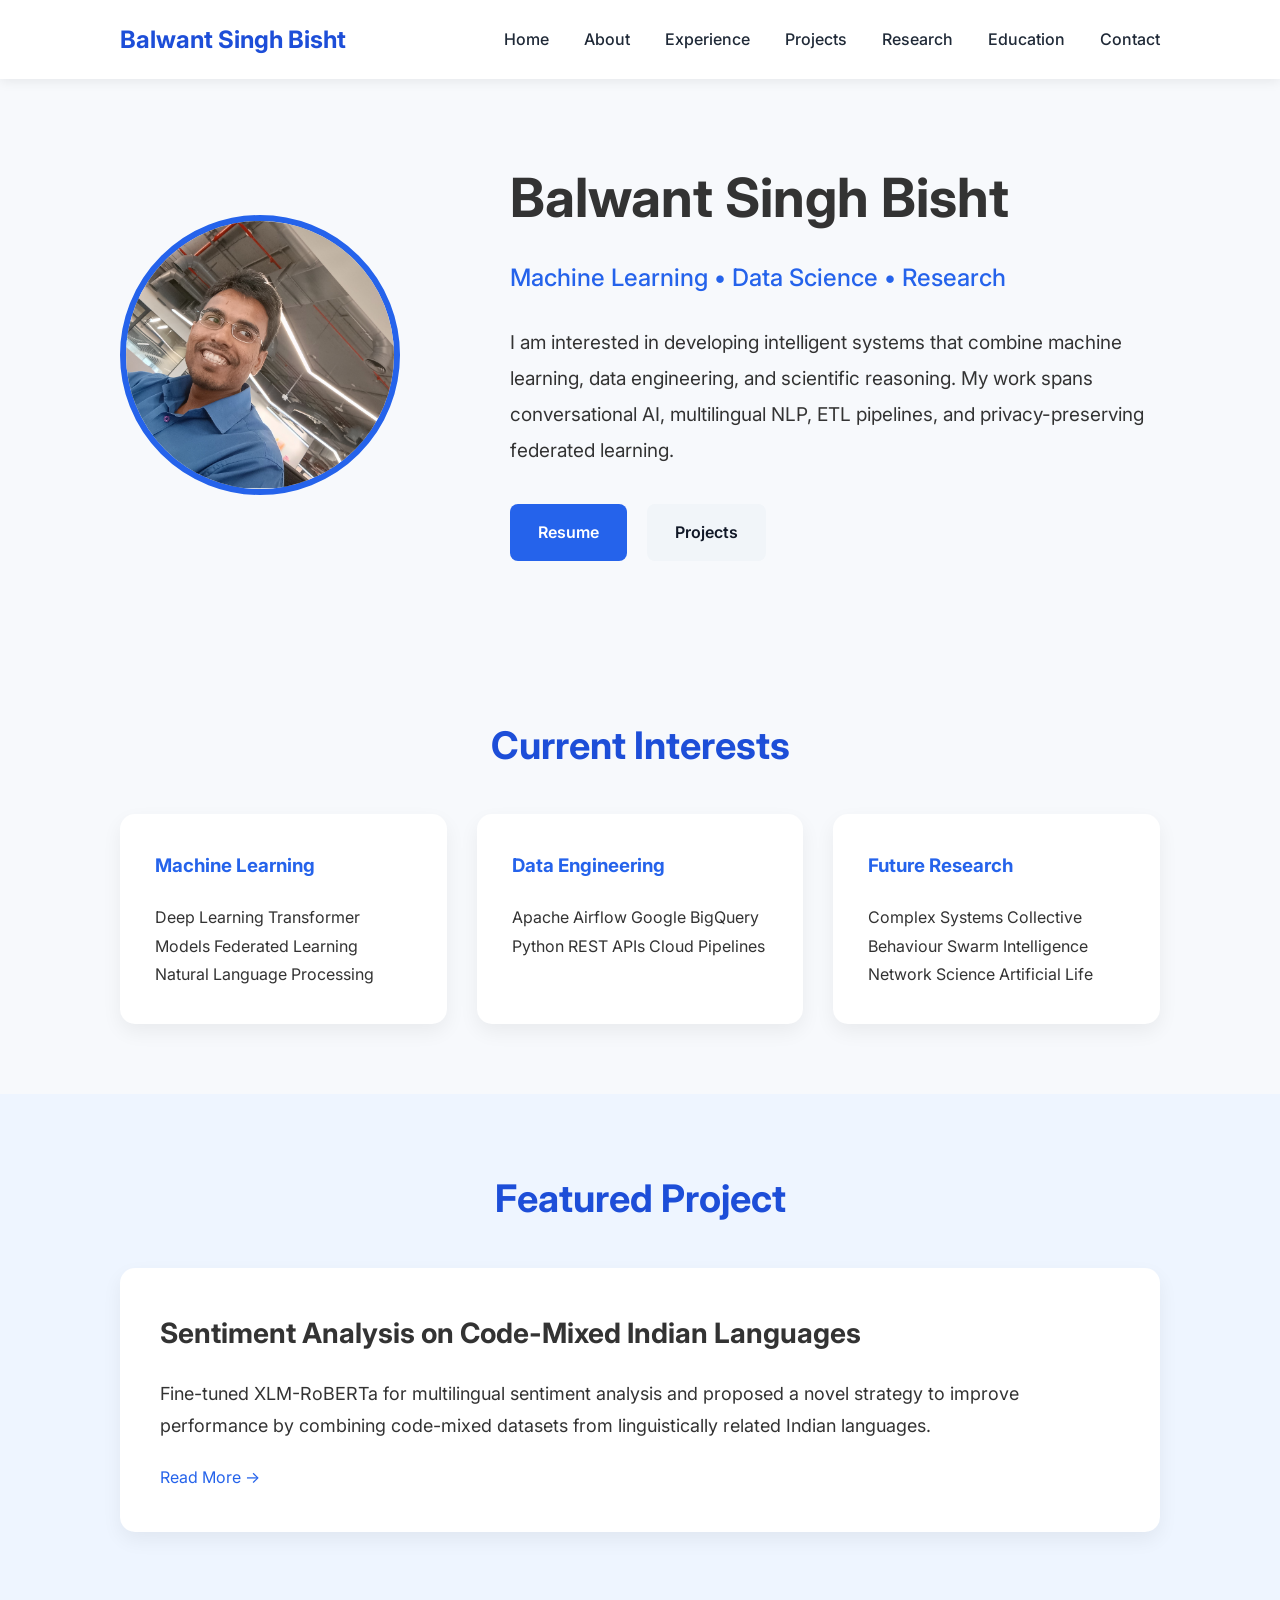
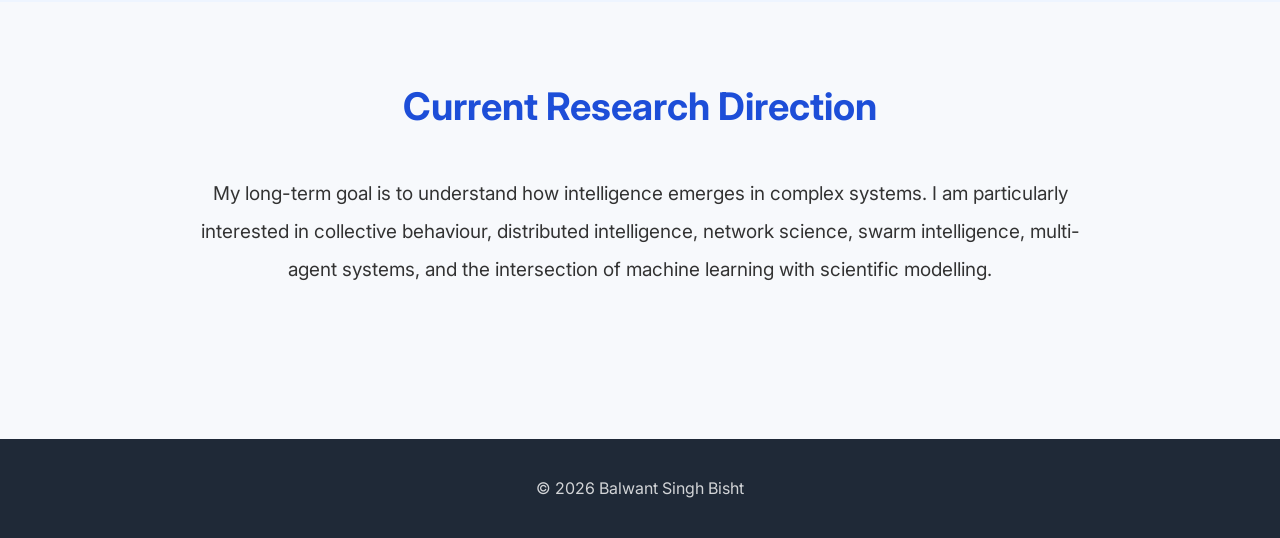
<file: index.html>
<!DOCTYPE html>

<html lang="en">

<head>

<meta charset="UTF-8">

<meta name="viewport"
content="width=device-width, initial-scale=1.0">

<title>
Balwant Singh Bisht
</title>

<link rel="stylesheet" href="css/base.css">
<link rel="stylesheet" href="css/layout.css">
<link rel="stylesheet" href="css/navbar.css">
<link rel="stylesheet" href="css/home.css">
<link rel="stylesheet" href="css/footer.css">

</head>

<body>

<nav>

<div class="nav-container">

<div class="logo">

Balwant Singh Bisht

</div>

<ul>

<li><a href="index.html">Home</a></li>

<li><a href="about.html">About</a></li>

<li><a href="experience.html">Experience</a></li>

<li><a href="projects.html">Projects</a></li>

<li><a href="research.html">Research</a></li>

<li><a href="education.html">Education</a></li>

<li><a href="contact.html">Contact</a></li>

</ul>

</div>

</nav>

<header class="hero container">

<div class="hero-image">

<img src="images/profile.jpg">

</div>

<div class="hero-text">

<h1>

Balwant Singh Bisht

</h1>

<h2>

Machine Learning • Data Science • Research

</h2>

<p>

I am interested in developing intelligent systems that combine machine
learning, data engineering, and scientific reasoning. My work spans
conversational AI, multilingual NLP, ETL pipelines, and
privacy-preserving federated learning.

</p>

<div class="hero-buttons">

<a href="assets/resume.pdf">

Resume

</a>

<a href="projects.html">

Projects

</a>

</div>

</div>

</header>

<section class="section">

<div class="container">

<h2 class="section-title">

Current Interests

</h2>

<div class="interest-grid">

<div class="interest-card">

<h3>

Machine Learning

</h3>

<p>

Deep Learning

Transformer Models

Federated Learning

Natural Language Processing

</p>

</div>

<div class="interest-card">

<h3>

Data Engineering

</h3>

<p>

Apache Airflow

Google BigQuery

Python

REST APIs

Cloud Pipelines

</p>

</div>

<div class="interest-card">

<h3>

Future Research

</h3>

<p>

Complex Systems

Collective Behaviour

Swarm Intelligence

Network Science

Artificial Life

</p>

</div>

</div>

</div>

</section>

<section class="section light">

<div class="container">

<h2 class="section-title">

Featured Project

</h2>

<div class="project-highlight">

<h3>

Sentiment Analysis on Code-Mixed Indian Languages

</h3>

<p>

Fine-tuned XLM-RoBERTa for multilingual sentiment analysis and proposed
a novel strategy to improve performance by combining code-mixed datasets
from linguistically related Indian languages.

</p>

<a href="projects.html">

Read More →

</a>

</div>

</div>

</section>

<section class="section">

<div class="container">

<h2 class="section-title">

Current Research Direction

</h2>

<p class="research-text">

My long-term goal is to understand how intelligence emerges in complex
systems. I am particularly interested in collective behaviour,
distributed intelligence, network science, swarm intelligence,
multi-agent systems, and the intersection of machine learning with
scientific modelling.

</p>

</div>

</section>

<footer>

<p>

© 2026 Balwant Singh Bisht

</p>

</footer>

</body>

</html>
</file>
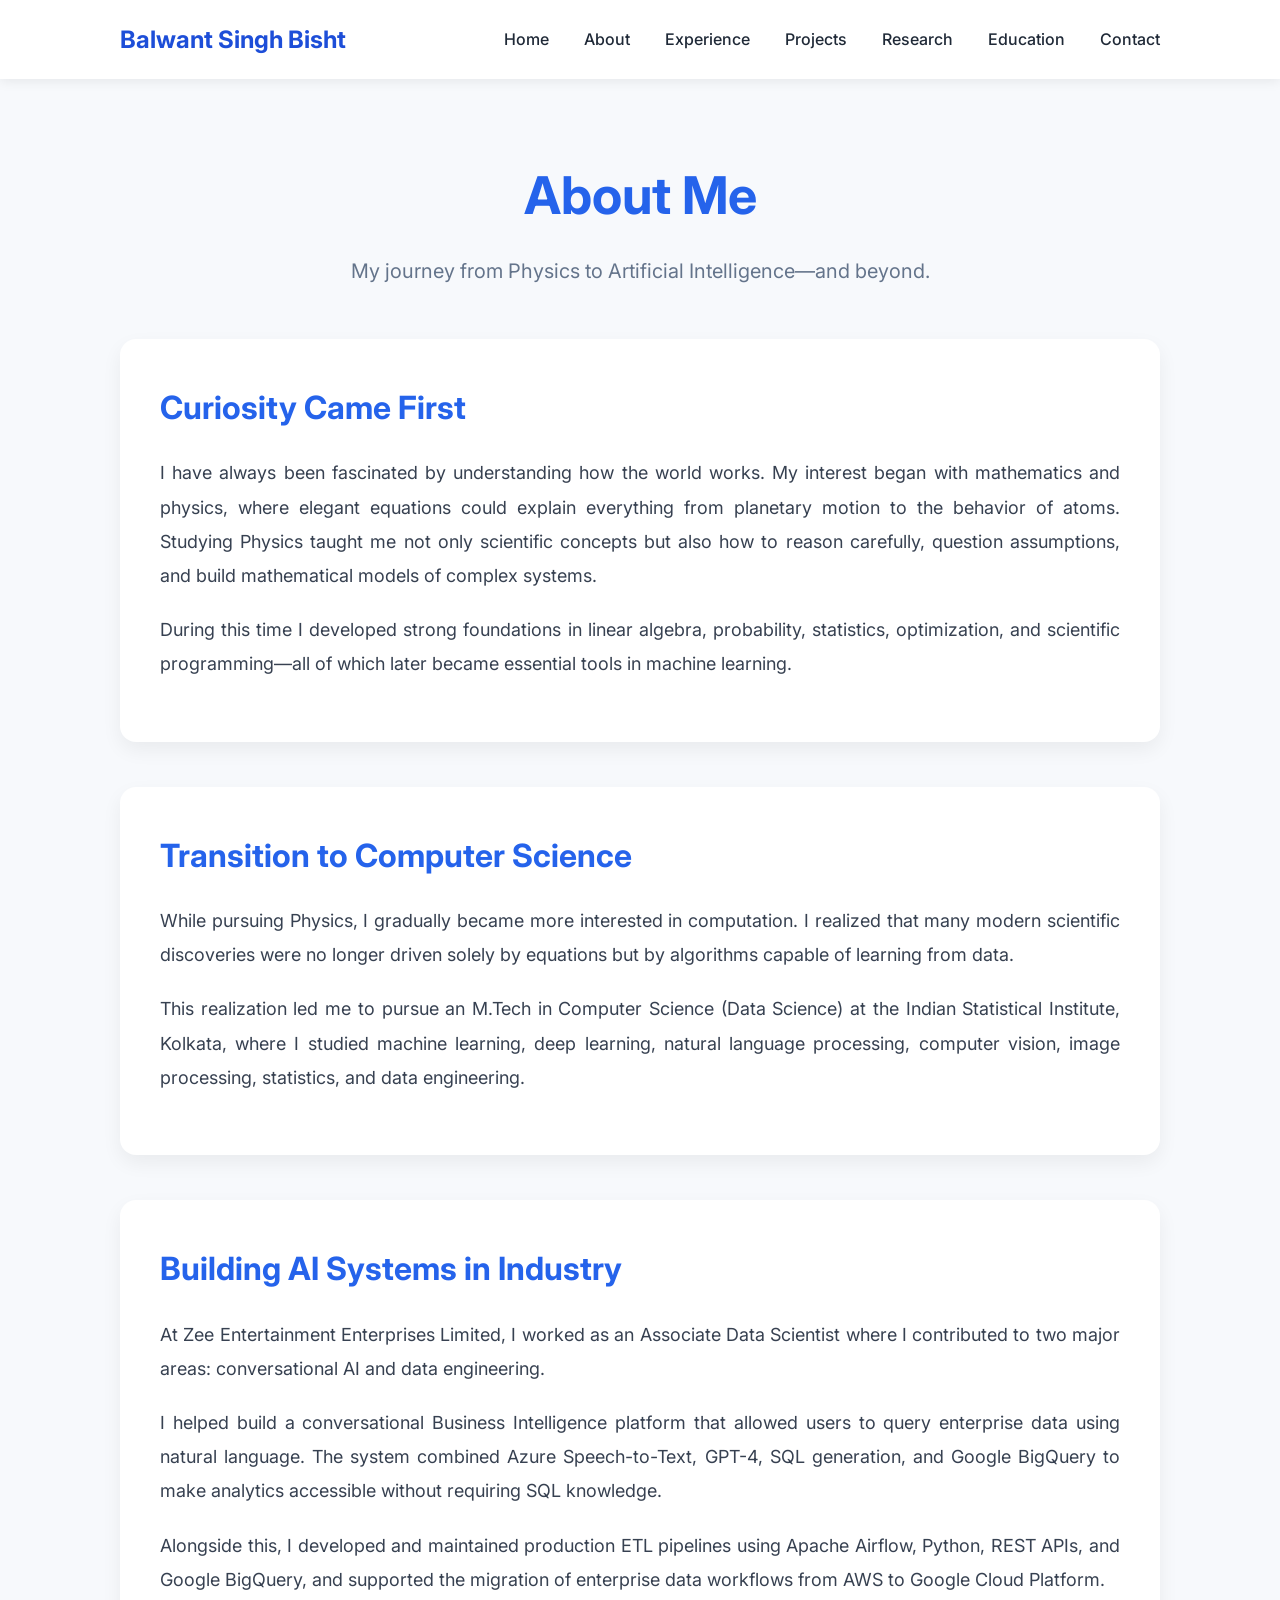
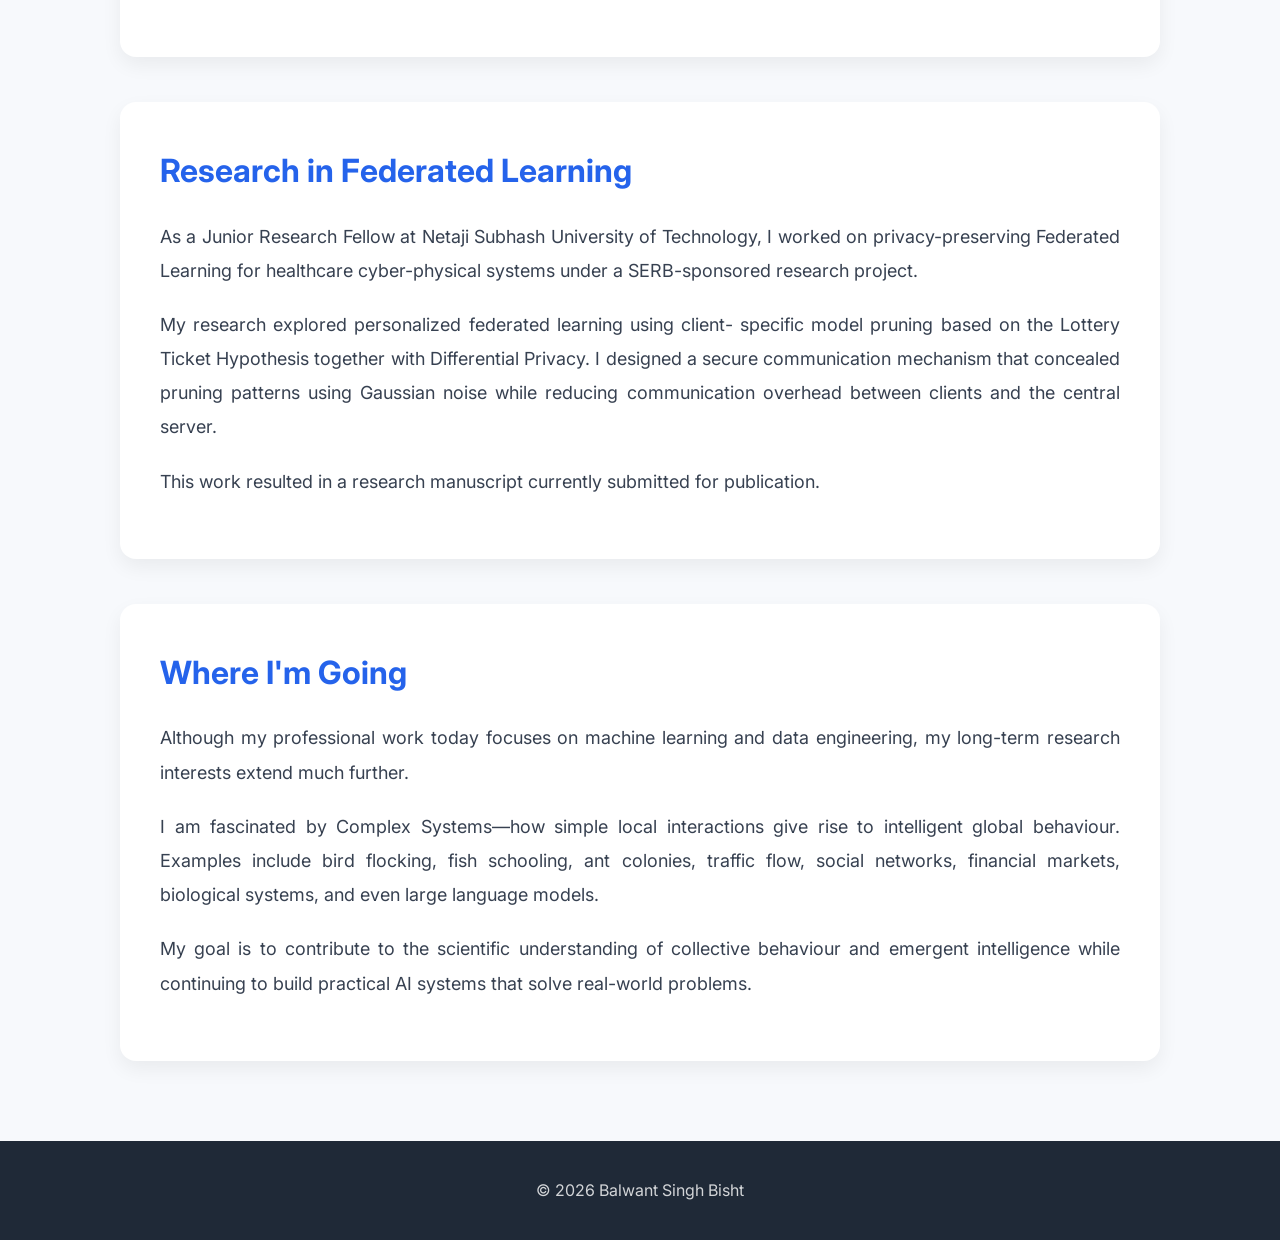
<file: about.html>
<!DOCTYPE html>

<html lang="en">

<head>

<meta charset="UTF-8">
<meta name="viewport" content="width=device-width, initial-scale=1.0">

<title>About | Balwant Singh Bisht</title>

<link rel="stylesheet" href="css/base.css">
<link rel="stylesheet" href="css/layout.css">
<link rel="stylesheet" href="css/navbar.css">
<link rel="stylesheet" href="css/about.css">
<link rel="stylesheet" href="css/footer.css">

</head>

<body>

<nav>

<div class="nav-container">

<div class="logo">
Balwant Singh Bisht
</div>

<ul>

<li><a href="index.html">Home</a></li>
<li><a href="about.html">About</a></li>
<li><a href="experience.html">Experience</a></li>
<li><a href="projects.html">Projects</a></li>
<li><a href="research.html">Research</a></li>
<li><a href="education.html">Education</a></li>
<li><a href="contact.html">Contact</a></li>

</ul>

</div>

</nav>

<header class="page-header">

<h1>About Me</h1>

<p>
My journey from Physics to Artificial Intelligence—and beyond.
</p>

</header>

<div class="container">

<div class="story-card">

<h2>Curiosity Came First</h2>

<p>

I have always been fascinated by understanding how the world works. My
interest began with mathematics and physics, where elegant equations
could explain everything from planetary motion to the behavior of atoms.
Studying Physics taught me not only scientific concepts but also how to
reason carefully, question assumptions, and build mathematical models of
complex systems.

</p>

<p>

During this time I developed strong foundations in linear algebra,
probability, statistics, optimization, and scientific programming—all of
which later became essential tools in machine learning.

</p>

</div>

<div class="story-card">

<h2>Transition to Computer Science</h2>

<p>

While pursuing Physics, I gradually became more interested in
computation. I realized that many modern scientific discoveries were no
longer driven solely by equations but by algorithms capable of learning
from data.

</p>

<p>

This realization led me to pursue an M.Tech in Computer Science (Data
Science) at the Indian Statistical Institute, Kolkata, where I studied
machine learning, deep learning, natural language processing, computer
vision, image processing, statistics, and data engineering.

</p>

</div>

<div class="story-card">

<h2>Building AI Systems in Industry</h2>

<p>

At Zee Entertainment Enterprises Limited, I worked as an Associate Data
Scientist where I contributed to two major areas: conversational AI and
data engineering.

</p>

<p>

I helped build a conversational Business Intelligence platform that
allowed users to query enterprise data using natural language. The
system combined Azure Speech-to-Text, GPT-4, SQL generation, and Google
BigQuery to make analytics accessible without requiring SQL knowledge.

</p>

<p>

Alongside this, I developed and maintained production ETL pipelines
using Apache Airflow, Python, REST APIs, and Google BigQuery, and
supported the migration of enterprise data workflows from AWS to Google
Cloud Platform.

</p>

</div>

<div class="story-card">

<h2>Research in Federated Learning</h2>

<p>

As a Junior Research Fellow at Netaji Subhash University of Technology,
I worked on privacy-preserving Federated Learning for healthcare
cyber-physical systems under a SERB-sponsored research project.

</p>

<p>

My research explored personalized federated learning using client-
specific model pruning based on the Lottery Ticket Hypothesis together
with Differential Privacy. I designed a secure communication mechanism
that concealed pruning patterns using Gaussian noise while reducing
communication overhead between clients and the central server.

</p>

<p>

This work resulted in a research manuscript currently submitted for
publication.

</p>

</div>

<div class="story-card">

<h2>Where I'm Going</h2>

<p>

Although my professional work today focuses on machine learning and data
engineering, my long-term research interests extend much further.

</p>

<p>

I am fascinated by Complex Systems—how simple local interactions give
rise to intelligent global behaviour. Examples include bird flocking,
fish schooling, ant colonies, traffic flow, social networks, financial
markets, biological systems, and even large language models.

</p>

<p>

My goal is to contribute to the scientific understanding of collective
behaviour and emergent intelligence while continuing to build practical
AI systems that solve real-world problems.

</p>

</div>

</div>

<footer>

<p>

© 2026 Balwant Singh Bisht

</p>

</footer>

</body>

</html>
</file>
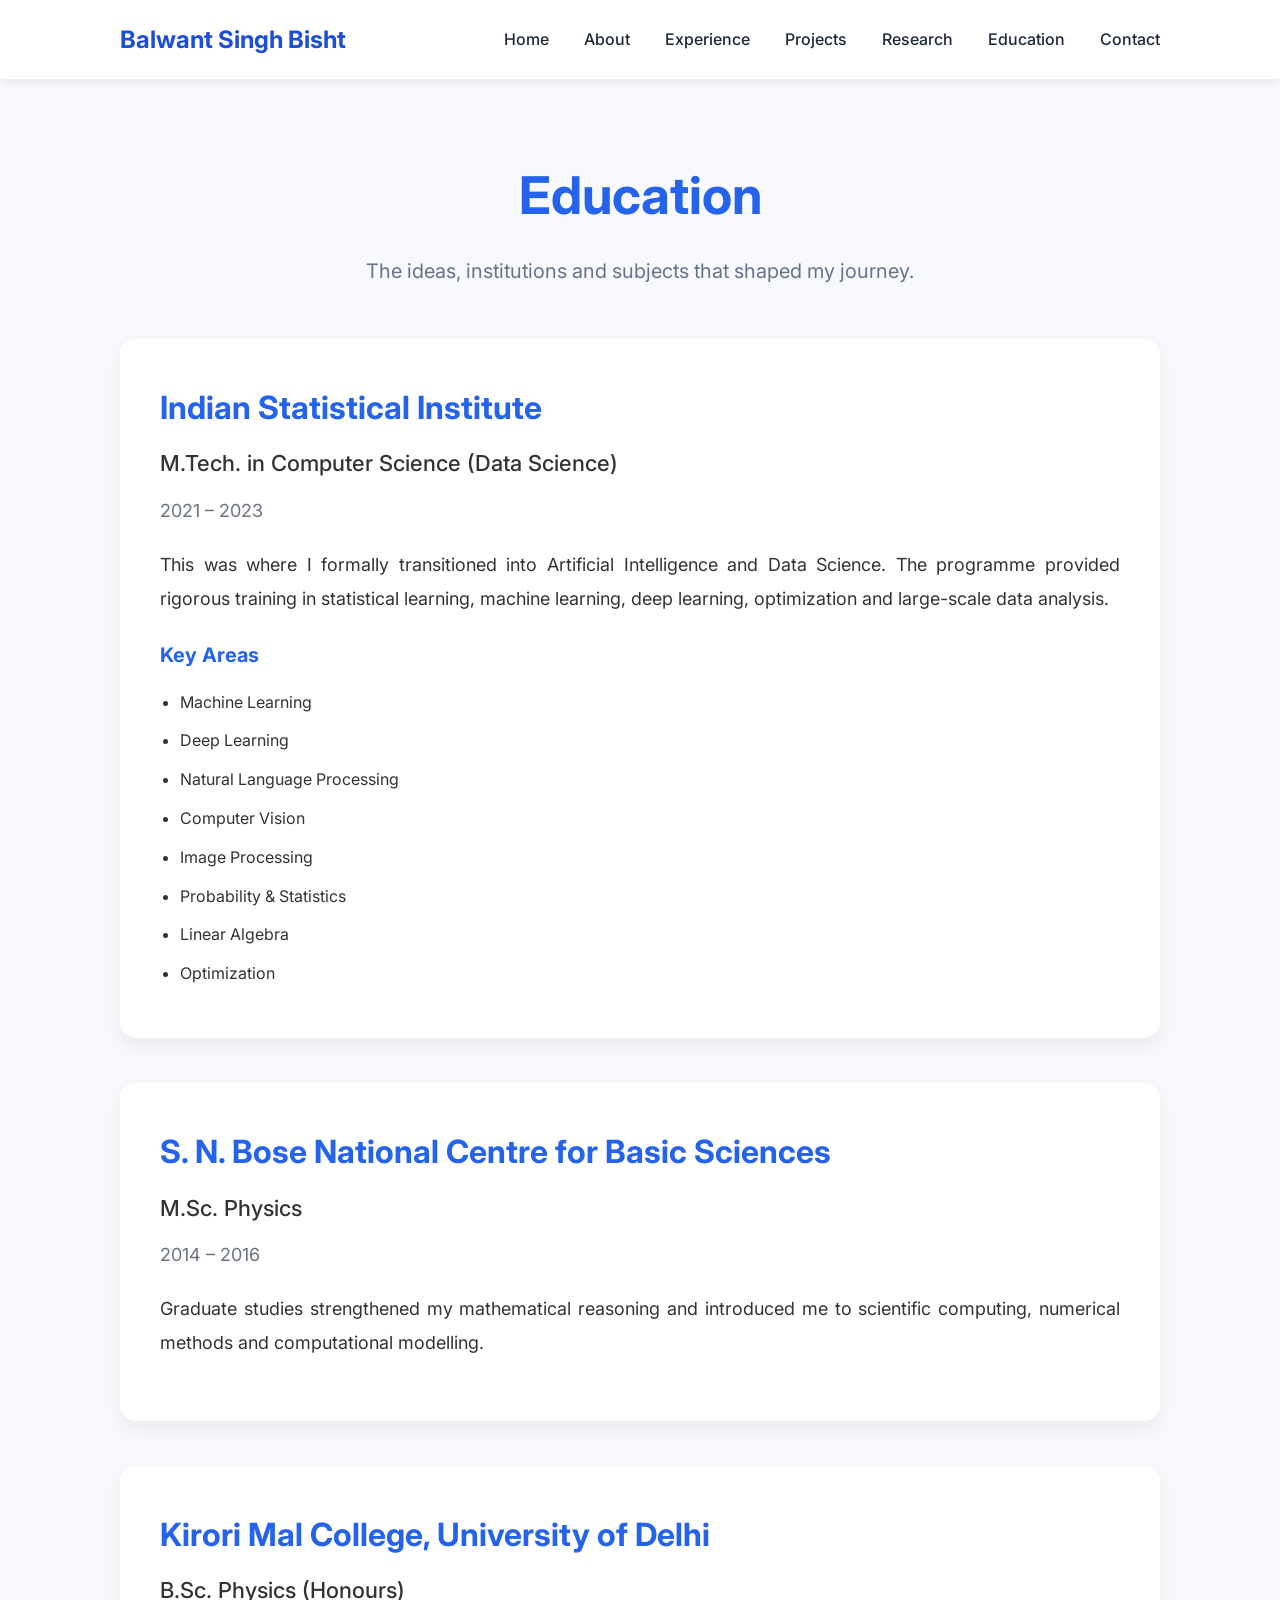
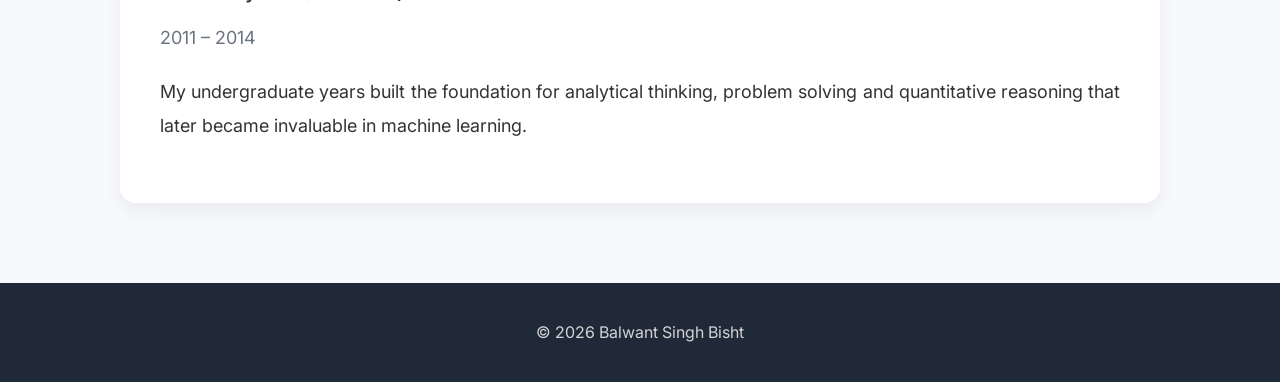
<file: education.html>
<!DOCTYPE html>

<html lang="en">

<head>

<meta charset="UTF-8">
<meta name="viewport" content="width=device-width, initial-scale=1.0">

<title>Education | Balwant Singh Bisht</title>

<link rel="stylesheet" href="css/base.css">
<link rel="stylesheet" href="css/layout.css">
<link rel="stylesheet" href="css/navbar.css">
<link rel="stylesheet" href="css/education.css">
<link rel="stylesheet" href="css/footer.css">

</head>

<body>

<nav>

<div class="nav-container">

<div class="logo">
Balwant Singh Bisht
</div>

<ul>

<li><a href="index.html">Home</a></li>
<li><a href="about.html">About</a></li>
<li><a href="experience.html">Experience</a></li>
<li><a href="projects.html">Projects</a></li>
<li><a href="research.html">Research</a></li>
<li><a href="education.html">Education</a></li>
<li><a href="contact.html">Contact</a></li>

</ul>

</div>

</nav>

<header class="page-header">

<h1>Education</h1>

<p>

The ideas, institutions and subjects that shaped my journey.

</p>

</header>

<div class="container">

<div class="education-card">

<h2>Indian Statistical Institute</h2>

<h3>M.Tech. in Computer Science (Data Science)</h3>

<p class="duration">

2021 – 2023

</p>

<p>

This was where I formally transitioned into Artificial Intelligence and
Data Science. The programme provided rigorous training in statistical
learning, machine learning, deep learning, optimization and large-scale
data analysis.

</p>

<h4>Key Areas</h4>

<ul>

<li>Machine Learning</li>

<li>Deep Learning</li>

<li>Natural Language Processing</li>

<li>Computer Vision</li>

<li>Image Processing</li>

<li>Probability & Statistics</li>

<li>Linear Algebra</li>

<li>Optimization</li>

</ul>

</div>

<div class="education-card">

<h2>S. N. Bose National Centre for Basic Sciences</h2>

<h3>M.Sc. Physics</h3>

<p class="duration">

2014 – 2016

</p>

<p>

Graduate studies strengthened my mathematical reasoning and introduced
me to scientific computing, numerical methods and computational
modelling.

</p>

</div>

<div class="education-card">

<h2>Kirori Mal College, University of Delhi</h2>

<h3>B.Sc. Physics (Honours)</h3>

<p class="duration">

2011 – 2014

</p>

<p>

My undergraduate years built the foundation for analytical thinking,
problem solving and quantitative reasoning that later became invaluable
in machine learning.

</p>

</div>

</div>

<footer>

<p>

© 2026 Balwant Singh Bisht

</p>

</footer>

</body>

</html>
</file>
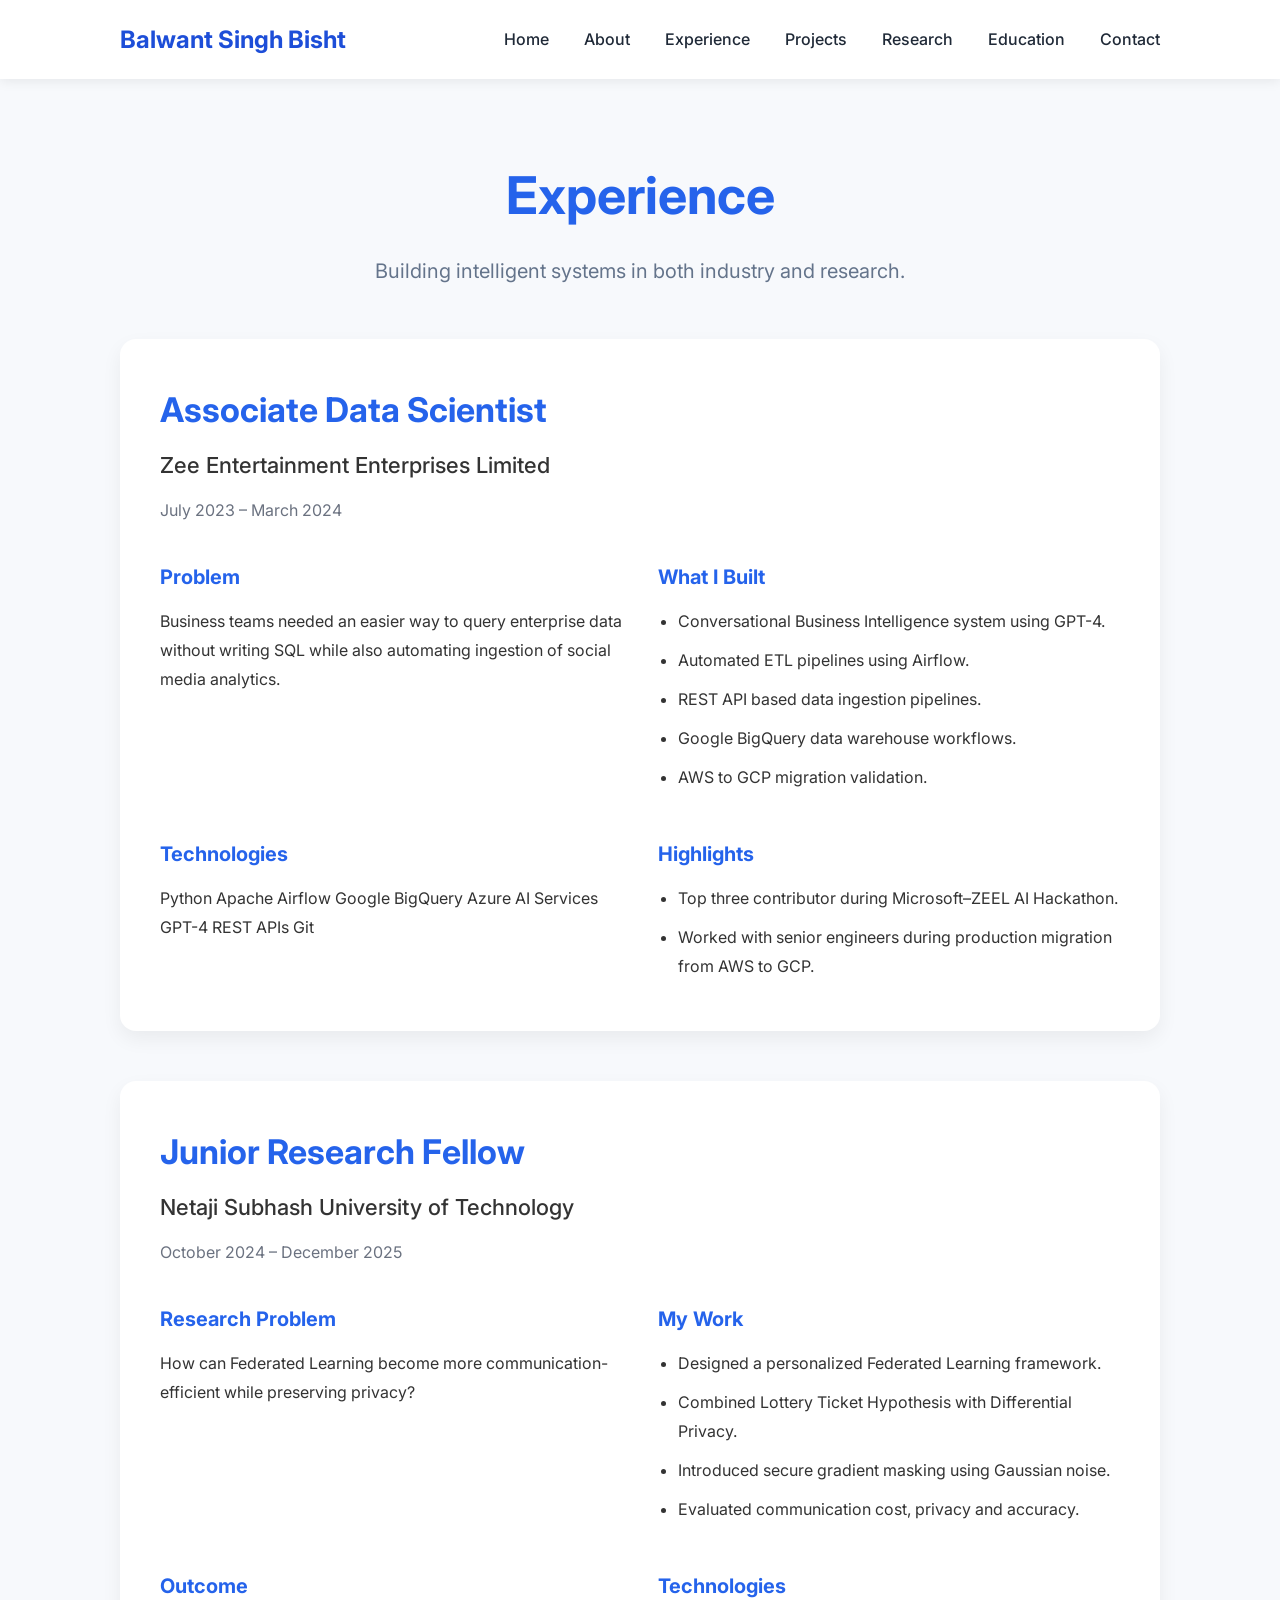
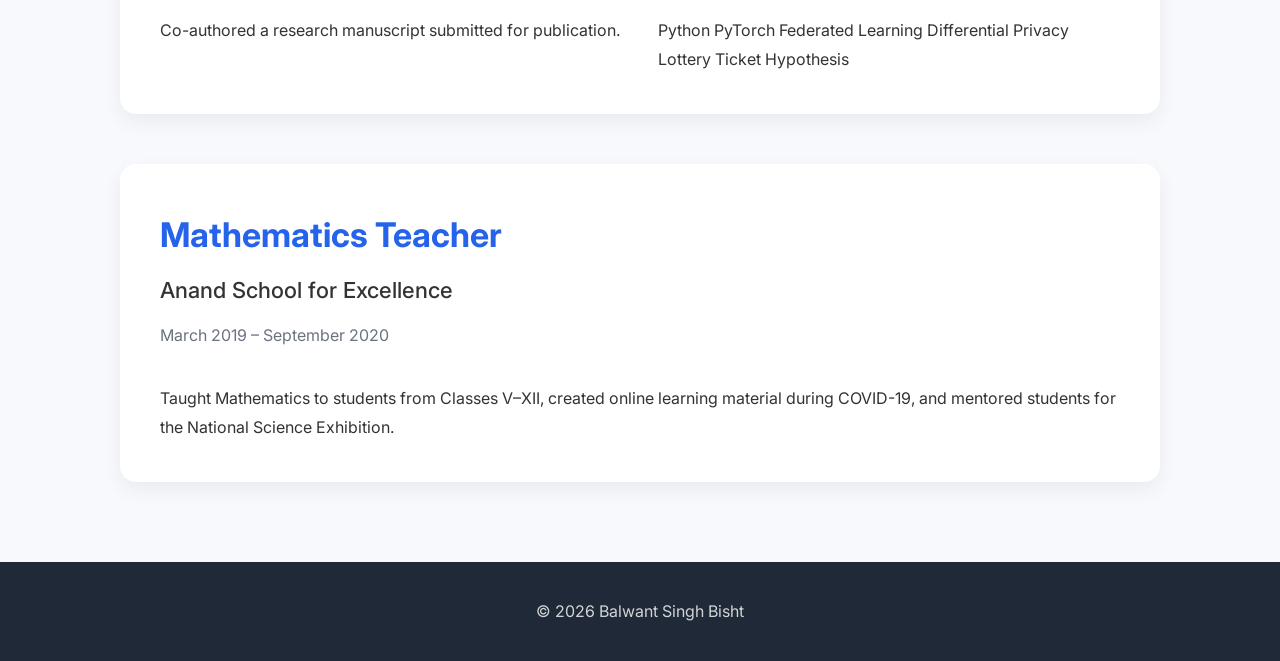
<file: experience.html>
<!DOCTYPE html>

<html lang="en">

<head>

<meta charset="UTF-8">
<meta name="viewport" content="width=device-width, initial-scale=1.0">

<title>Experience | Balwant Singh Bisht</title>

<link rel="stylesheet" href="css/base.css">
<link rel="stylesheet" href="css/layout.css">
<link rel="stylesheet" href="css/navbar.css">
<link rel="stylesheet" href="css/experience.css">
<link rel="stylesheet" href="css/footer.css">

</head>

<body>

<nav>

<div class="nav-container">

<div class="logo">

Balwant Singh Bisht

</div>

<ul>

<li><a href="index.html">Home</a></li>
<li><a href="about.html">About</a></li>
<li><a href="experience.html">Experience</a></li>
<li><a href="projects.html">Projects</a></li>
<li><a href="research.html">Research</a></li>
<li><a href="education.html">Education</a></li>
<li><a href="contact.html">Contact</a></li>

</ul>

</div>

</nav>

<header class="page-header">

<h1>Experience</h1>

<p>

Building intelligent systems in both industry and research.

</p>

</header>

<div class="container">

<!-- ============================ -->

<div class="experience-card">

<h2>

Associate Data Scientist

</h2>

<h3>

Zee Entertainment Enterprises Limited

</h3>

<p class="duration">

July 2023 – March 2024

</p>

<div class="experience-grid">

<div>

<h4>Problem</h4>

<p>

Business teams needed an easier way to query enterprise data without
writing SQL while also automating ingestion of social media analytics.

</p>

</div>

<div>

<h4>What I Built</h4>

<ul>

<li>Conversational Business Intelligence system using GPT-4.</li>

<li>Automated ETL pipelines using Airflow.</li>

<li>REST API based data ingestion pipelines.</li>

<li>Google BigQuery data warehouse workflows.</li>

<li>AWS to GCP migration validation.</li>

</ul>

</div>

<div>

<h4>Technologies</h4>

<p>

Python

Apache Airflow

Google BigQuery

Azure AI Services

GPT-4

REST APIs

Git

</p>

</div>

<div>

<h4>Highlights</h4>

<ul>

<li>

Top three contributor during Microsoft–ZEEL AI Hackathon.

</li>

<li>

Worked with senior engineers during production migration from AWS to GCP.

</li>

</ul>

</div>

</div>

</div>

<!-- ============================ -->

<div class="experience-card">

<h2>

Junior Research Fellow

</h2>

<h3>

Netaji Subhash University of Technology

</h3>

<p class="duration">

October 2024 – December 2025

</p>

<div class="experience-grid">

<div>

<h4>Research Problem</h4>

<p>

How can Federated Learning become more communication-efficient while
preserving privacy?

</p>

</div>

<div>

<h4>My Work</h4>

<ul>

<li>

Designed a personalized Federated Learning framework.

</li>

<li>

Combined Lottery Ticket Hypothesis with Differential Privacy.

</li>

<li>

Introduced secure gradient masking using Gaussian noise.

</li>

<li>

Evaluated communication cost, privacy and accuracy.

</li>

</ul>

</div>

<div>

<h4>Outcome</h4>

<p>

Co-authored a research manuscript submitted for publication.

</p>

</div>

<div>

<h4>Technologies</h4>

<p>

Python

PyTorch

Federated Learning

Differential Privacy

Lottery Ticket Hypothesis

</p>

</div>

</div>

</div>

<!-- ============================ -->

<div class="experience-card">

<h2>

Mathematics Teacher

</h2>

<h3>

Anand School for Excellence

</h3>

<p class="duration">

March 2019 – September 2020

</p>

<p>

Taught Mathematics to students from Classes V–XII, created online
learning material during COVID-19, and mentored students for the
National Science Exhibition.

</p>

</div>

</div>

<footer>

<p>

© 2026 Balwant Singh Bisht

</p>

</footer>

</body>

</html>
</file>
<file: css/base.css>
/* ==========================
   Google Font
========================== */

@import url('https://fonts.googleapis.com/css2?family=Inter:wght@300;400;500;600;700&display=swap');

*{
    margin:0;
    padding:0;
    box-sizing:border-box;
}

html{
    scroll-behavior:smooth;
}

body{

    font-family:'Inter',sans-serif;

    background:#f7f9fc;

    color:#333;

    line-height:1.8;

}

img{
    max-width:100%;
    display:block;
}

a{

    color:#2563eb;

    text-decoration:none;

}

a:hover{

    color:#1d4ed8;

}

ul{

    margin-left:25px;

}

li{

    margin-bottom:10px;

}
</file>
<file: css/layout.css>
.container{

    max-width:1100px;

    margin:auto;

    padding:0 30px;

}

.section{

    padding:70px 0;

}

.section-title{

    font-size:38px;

    color:#1d4ed8;

    margin-bottom:35px;

    text-align:center;

}

.text{

    font-size:18px;

    color:#374151;

    line-height:1.9;

}

.card{

    background:white;

    border-radius:15px;

    padding:35px;

    box-shadow:0 8px 20px rgba(0,0,0,.06);

}
</file>
<file: css/navbar.css>
nav{

    background:white;

    position:sticky;

    top:0;

    z-index:1000;

    box-shadow:0 2px 12px rgba(0,0,0,.08);

}

.nav-container{

    max-width:1100px;

    margin:auto;

    display:flex;

    justify-content:space-between;

    align-items:center;

    padding:18px 30px;

}

.logo{

    font-size:24px;

    font-weight:700;

    color:#1d4ed8;

}

nav ul{

    display:flex;

    list-style:none;

    gap:35px;

}

nav li{

    margin:0;

}

nav a{

    color:#1f2937;

    font-weight:500;

    transition:.2s;

}

nav a:hover{

    color:#2563eb;

}
</file>
<file: css/home.css>
.hero{

display:grid;

grid-template-columns:320px 1fr;

gap:70px;

align-items:center;

padding-top:70px;

padding-bottom:80px;

}

.hero-image img{

width:280px;

height:280px;

border-radius:50%;

object-fit:cover;

border:6px solid #2563eb;

}

.hero h1{

font-size:54px;

margin-bottom:10px;

}

.hero h2{

color:#2563eb;

font-weight:500;

margin-bottom:25px;

}

.hero p{

font-size:19px;

line-height:1.9;

max-width:700px;

}

.hero-buttons{

margin-top:35px;

display:flex;

gap:20px;

}

.hero-buttons a{

background:#2563eb;

color:white;

padding:14px 28px;

border-radius:8px;

font-weight:600;

}

.hero-buttons a:last-child{

background:#f1f5f9;

color:#111827;

}

.interest-grid{

display:grid;

grid-template-columns:repeat(auto-fit,minmax(280px,1fr));

gap:30px;

}

.interest-card{

background:white;

padding:35px;

border-radius:15px;

box-shadow:0 8px 20px rgba(0,0,0,.06);

}

.interest-card h3{

margin-bottom:20px;

color:#2563eb;

}

.light{

background:#eef5ff;

}

.project-highlight{

background:white;

padding:40px;

border-radius:15px;

box-shadow:0 8px 20px rgba(0,0,0,.06);

}

.project-highlight h3{

margin-bottom:20px;

font-size:28px;

}

.project-highlight p{

font-size:18px;

margin-bottom:20px;

}

.research-text{

max-width:900px;

margin:auto;

font-size:19px;

text-align:center;

line-height:2;

}

@media(max-width:850px){

.hero{

grid-template-columns:1fr;

text-align:center;

}

.hero-image{

margin:auto;

}

.hero-buttons{

justify-content:center;

}

}
</file>
<file: css/footer.css>
footer{

    background:#1f2937;

    color:white;

    text-align:center;

    padding:35px;

    margin-top:80px;

}

footer p{

    opacity:.8;

}
</file>
<file: css/about.css>
.page-header{

    text-align:center;
    padding:70px 0 50px;

}

.page-header h1{

    font-size:52px;
    color:#2563eb;
    margin-bottom:10px;

}

.page-header p{

    font-size:20px;
    color:#64748b;

}

.story-card{

    background:white;

    padding:40px;

    margin-bottom:45px;

    border-radius:16px;

    box-shadow:0 8px 20px rgba(0,0,0,.06);

}

.story-card h2{

    font-size:32px;

    color:#2563eb;

    margin-bottom:20px;

}

.story-card p{

    font-size:18px;

    line-height:1.9;

    text-align:justify;

    color:#374151;

    margin-bottom:20px;

}

.story-card:last-child{

    margin-bottom:80px;

}

@media(max-width:900px){

.story-card{

padding:30px;

}

.story-card h2{

font-size:28px;

}

.story-card p{

font-size:17px;

}

.page-header h1{

font-size:42px;

}

.page-header p{

font-size:18px;

}

}
</file>
<file: css/education.css>
.page-header{

text-align:center;

padding:70px 0 50px;

}

.page-header h1{

font-size:52px;

color:#2563eb;

margin-bottom:10px;

}

.page-header p{

font-size:20px;

color:#64748b;

}

.education-card{

background:white;

padding:40px;

margin-bottom:45px;

border-radius:16px;

box-shadow:0 8px 20px rgba(0,0,0,.06);

}

.education-card h2{

font-size:32px;

color:#2563eb;

margin-bottom:8px;

}

.education-card h3{

font-size:22px;

font-weight:500;

margin-bottom:10px;

}

.duration{

color:#6b7280;

margin-bottom:25px;

}

.education-card p{

font-size:18px;

line-height:1.9;

margin-bottom:20px;

text-align:justify;

}

.education-card h4{

color:#2563eb;

margin-bottom:15px;

font-size:20px;

}

.education-card ul{

margin-left:20px;

}

.education-card li{

margin-bottom:10px;

}

@media(max-width:900px){

.education-card{

padding:30px;

}

.page-header h1{

font-size:42px;

}

}
</file>
<file: css/experience.css>
.page-header{

text-align:center;

padding:70px 0 50px;

}

.page-header h1{

font-size:52px;

color:#2563eb;

margin-bottom:10px;

}

.page-header p{

font-size:20px;

color:#64748b;

}

.experience-card{

background:white;

padding:40px;

margin-bottom:50px;

border-radius:16px;

box-shadow:0 8px 20px rgba(0,0,0,.06);

}

.experience-card h2{

font-size:34px;

color:#2563eb;

margin-bottom:6px;

}

.experience-card h3{

font-size:22px;

font-weight:500;

margin-bottom:10px;

}

.duration{

color:#6b7280;

margin-bottom:35px;

}

.experience-grid{

display:grid;

grid-template-columns:1fr 1fr;

gap:35px;

}

.experience-grid h4{

color:#2563eb;

margin-bottom:12px;

font-size:20px;

}

.experience-grid p{

line-height:1.8;

}

.experience-grid ul{

margin-left:20px;

}

.experience-grid li{

margin-bottom:10px;

}

@media(max-width:900px){

.experience-grid{

grid-template-columns:1fr;

}

}
</file>
